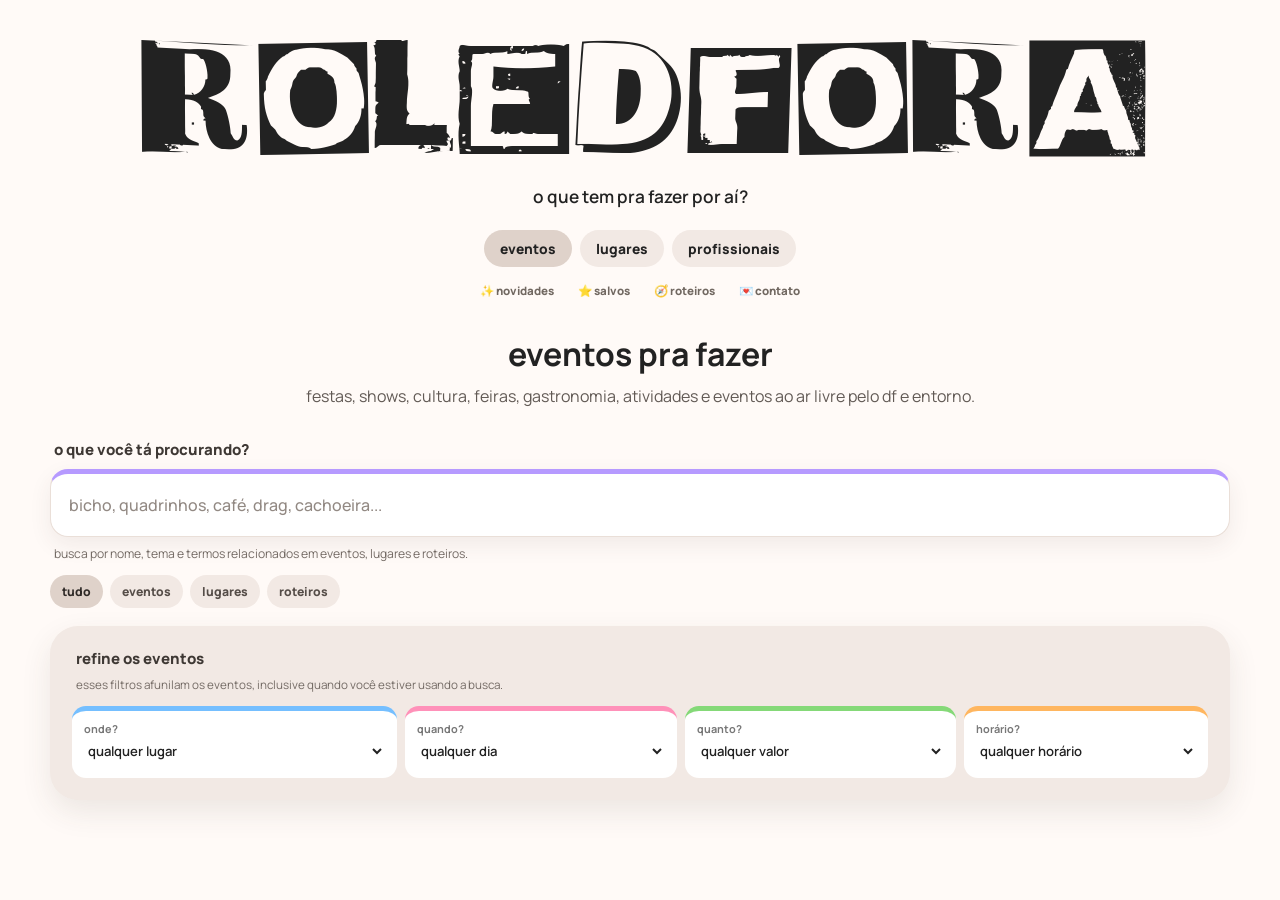
<file: index.html>
<!DOCTYPE html>
<html lang="pt-BR">
<head>
  <meta charset="UTF-8" />
  <meta name="viewport" content="width=device-width, initial-scale=1.0" />
  <title>roledfora — eventos</title>
  <link rel="stylesheet" href="./styles.css" />
  <link rel="stylesheet" href="./browse.css" />
  <link rel="stylesheet" href="./event-filter-layout.css" />
  <link rel="stylesheet" href="./global-search.css" />
  <link rel="stylesheet" href="./recurring-events.css?v=20260909-1" />
  <script src="./app.js" defer></script>
  <script src="./ui-fixes.js" defer></script>
  <script src="./event-filter-fixes.js" defer></script>
  <script src="./recurring-events.js?v=20260909-2" defer></script>
  <script src="./bulk-data.js" defer></script>
  <script src="./eventos-6-loader.js" defer></script>
  <script src="./eventos-14-loader.js?v=20260914-5" defer></script>
  <script src="./lugares-12-loader.js" defer></script>
  <script src="./lugares-16-loader.js?v=20260909-4" defer></script>
  <script src="./locations.js" defer></script>
  <script src="./site-polish.js" defer></script>
  <script src="./price-fixes.js" defer></script>
  <script src="./browse.js" defer></script>
  <script src="./global-search.js?v=20260909-2" defer></script>
</head>
<body data-page="eventos">
  <main class="container">
    <header class="site-header">
      <h1 class="site-title">roledfora</h1>
      <p class="site-subtitle">o que tem pra fazer por aí?</p>
    </header>

    <nav class="main-nav" aria-label="páginas principais">
      <a class="active" href="./index.html">eventos</a>
      <a href="./lugares.html">lugares</a>
      <a href="./profissionais.html">profissionais</a>
    </nav>
    <nav class="utility-nav" aria-label="ferramentas">
      <a href="./novidades.html">✨ novidades</a><a href="./salvos.html">⭐ salvos</a><a href="./roteiros.html">🧭 roteiros</a><a href="./contato.html">💌 contato</a>
    </nav>

    <section class="page-intro">
      <h2>eventos pra fazer</h2>
      <p>festas, shows, cultura, feiras, gastronomia, atividades e eventos ao ar livre pelo df e entorno.</p>
    </section>

    <section class="lookup-panel" aria-label="pesquisar no roledfora">
      <label class="lookup-label" for="global-search-input">o que você tá procurando?</label>
      <div class="lookup-box">
        <input id="global-search-input" type="search" autocomplete="off" placeholder="bicho, quadrinhos, café, drag, cachoeira..." />
        <button id="global-search-clear" class="lookup-clear" type="button" hidden>limpar</button>
      </div>
      <p class="lookup-help">busca por nome, tema e termos relacionados em eventos, lugares e roteiros.</p>
      <div id="global-search-tabs" class="lookup-tabs" role="tablist" aria-label="tipo de resultado" hidden>
        <button class="lookup-tab active" type="button" role="tab" aria-selected="true" data-kind="all">tudo</button>
        <button class="lookup-tab" type="button" role="tab" aria-selected="false" data-kind="event">eventos</button>
        <button class="lookup-tab" type="button" role="tab" aria-selected="false" data-kind="place">lugares</button>
        <button class="lookup-tab" type="button" role="tab" aria-selected="false" data-kind="route">roteiros</button>
      </div>
    </section>

    <section class="search-panel" aria-label="filtrar eventos">
      <p class="search-title">refine os eventos</p>
      <p class="filter-context">esses filtros afunilam os eventos, inclusive quando você estiver usando a busca.</p>
      <div class="search-row event-search simple-search">
        <div class="field local"><label for="local">onde?</label><select id="local"><option value="qualquer">qualquer lugar</option></select></div>
        <div class="field data"><label for="data">quando?</label><select id="data"><option value="qualquer">qualquer dia</option><option value="hoje">hoje</option><option value="amanha">amanhã</option><option value="fim-semana">fim de semana</option><option value="7dias">próximos 7 dias</option><option value="mes">este mês</option></select></div>
        <div class="field valor"><label for="valor">quanto?</label><select id="valor"><option value="qualquer">qualquer valor</option><option value="gratis">grátis</option><option value="ate-20">até r$ 20</option><option value="ate-50">até r$ 50</option><option value="ate-100">até r$ 100</option><option value="acima-100">acima de r$ 100</option></select></div>
        <div class="field horario"><label for="horario">horário?</label><select id="horario"><option value="qualquer">qualquer horário</option><option value="manha">manhã</option><option value="tarde">tarde</option><option value="noite">noite</option><option value="madrugada">madrugada</option></select></div>
      </div>
    </section>

    <section class="global-search-results-section" hidden>
      <div class="results-head"><h2 class="section-title">resultados da busca</h2><span id="global-search-count" class="result-count">0 resultados</span></div>
      <div id="global-search-results" class="global-search-grid"></div>
    </section>

    <section class="search-results-section" hidden>
      <div class="results-head"><h2 class="section-title">eventos encontrados</h2><span id="result-count" class="result-count">0 resultados</span></div>
      <div id="results" class="cards-grid"></div>
      <div class="more-wrap"><button id="show-more" class="show-more" hidden>mostrar mais</button></div>
    </section>
  </main>
</body>
</html>
</file>
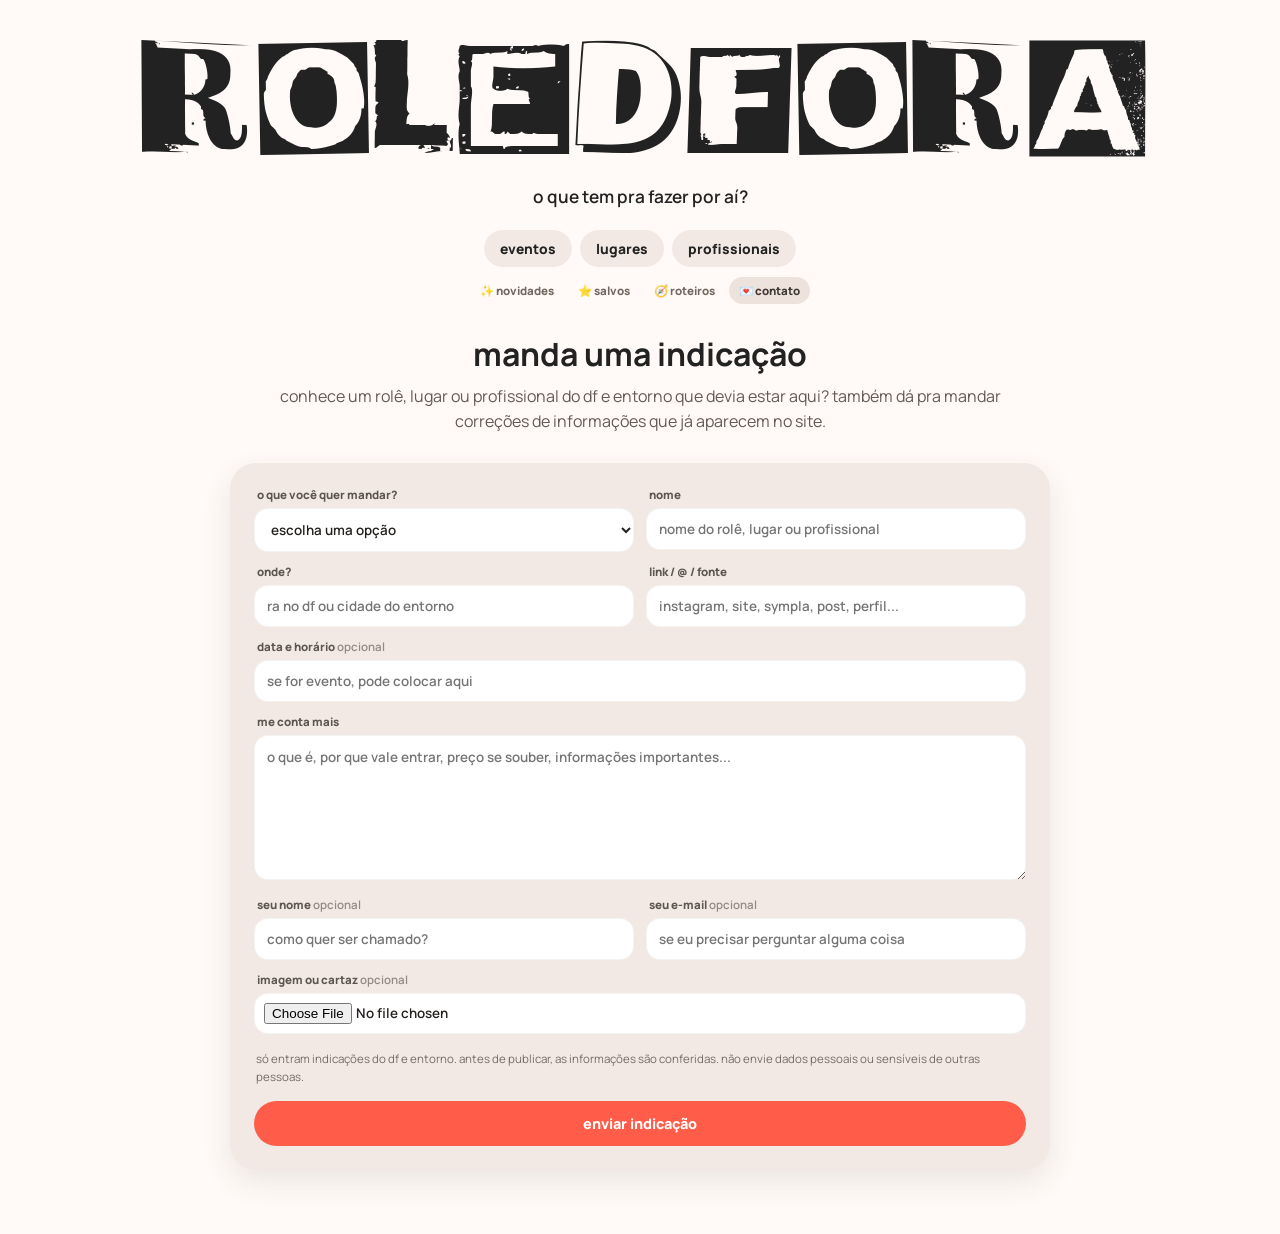
<file: contato.html>
<!DOCTYPE html>
<html lang="pt-BR">
<head>
  <meta charset="UTF-8" />
  <meta name="viewport" content="width=device-width, initial-scale=1.0" />
  <title>roledfora — contato</title>
  <link rel="stylesheet" href="./styles.css" />
  <script src="./site-polish.js" defer></script>
</head>
<body data-page="contato">
  <main class="container">
    <header class="site-header">
      <h1 class="site-title">roledfora</h1>
      <p class="site-subtitle">o que tem pra fazer por aí?</p>
    </header>

    <nav class="main-nav" aria-label="páginas principais">
      <a href="./index.html">rolês</a>
      <a href="./lugares.html">conhecer</a>
      <a href="./profissionais.html">profissionais</a>
    </nav>
    <nav class="utility-nav" aria-label="ferramentas">
      <a href="./novidades.html">✨ novidades</a>
      <a href="./salvos.html">⭐ salvos</a>
      <a href="./roteiros.html">🧭 roteiros</a>
      <a class="active" href="./contato.html">💌 contato</a>
    </nav>

    <section class="page-intro">
      <h2>manda uma indicação</h2>
      <p>conhece um rolê, lugar ou profissional do df e entorno que devia estar aqui? também dá pra mandar correções de informações que já aparecem no site.</p>
    </section>

    <form class="contact-form" action="https://formsubmit.co/roledfora@gmail.com" method="POST" enctype="multipart/form-data">
      <input type="hidden" name="_subject" value="nova indicação — roledfora" />
      <input type="hidden" name="_template" value="table" />
      <input type="hidden" name="_next" value="https://edenmonio.github.io/roledfora/obrigado.html" />
      <input class="contact-honey" type="text" name="_honey" tabindex="-1" autocomplete="off" />

      <div class="contact-grid">
        <div class="contact-field">
          <label for="tipo-indicacao">o que você quer mandar?</label>
          <select id="tipo-indicacao" name="tipo_da_indicacao" required>
            <option value="">escolha uma opção</option>
            <option value="rolê / evento">rolê / evento</option>
            <option value="lugar">lugar</option>
            <option value="profissional">profissional</option>
            <option value="correção / atualização">correção / atualização</option>
            <option value="outro">outro</option>
          </select>
        </div>

        <div class="contact-field">
          <label for="nome-indicacao">nome</label>
          <input id="nome-indicacao" name="nome_da_indicacao" type="text" placeholder="nome do rolê, lugar ou profissional" required />
        </div>

        <div class="contact-field">
          <label for="onde-indicacao">onde?</label>
          <input id="onde-indicacao" name="onde" type="text" placeholder="ra no df ou cidade do entorno" required />
        </div>

        <div class="contact-field">
          <label for="fonte-indicacao">link / @ / fonte</label>
          <input id="fonte-indicacao" name="link_ou_fonte" type="text" placeholder="instagram, site, sympla, post, perfil..." required />
        </div>

        <div class="contact-field contact-wide">
          <label for="data-indicacao">data e horário <span>opcional</span></label>
          <input id="data-indicacao" name="data_e_horario" type="text" placeholder="se for evento, pode colocar aqui" />
        </div>

        <div class="contact-field contact-wide">
          <label for="detalhes-indicacao">me conta mais</label>
          <textarea id="detalhes-indicacao" name="detalhes" rows="6" placeholder="o que é, por que vale entrar, preço se souber, informações importantes..." required></textarea>
        </div>

        <div class="contact-field">
          <label for="nome-pessoa">seu nome <span>opcional</span></label>
          <input id="nome-pessoa" name="nome_de_quem_enviou" type="text" placeholder="como quer ser chamado?" />
        </div>

        <div class="contact-field">
          <label for="email-pessoa">seu e-mail <span>opcional</span></label>
          <input id="email-pessoa" name="email" type="email" placeholder="se eu precisar perguntar alguma coisa" />
        </div>

        <div class="contact-field contact-wide">
          <label for="anexo-indicacao">imagem ou cartaz <span>opcional</span></label>
          <input id="anexo-indicacao" name="anexo" type="file" accept="image/png,image/jpeg,image/webp,application/pdf" />
        </div>
      </div>

      <p class="contact-note">só entram indicações do df e entorno. antes de publicar, as informações são conferidas. não envie dados pessoais ou sensíveis de outras pessoas.</p>
      <button class="contact-submit" type="submit">enviar indicação</button>
    </form>
  </main>
</body>
</html>
</file>
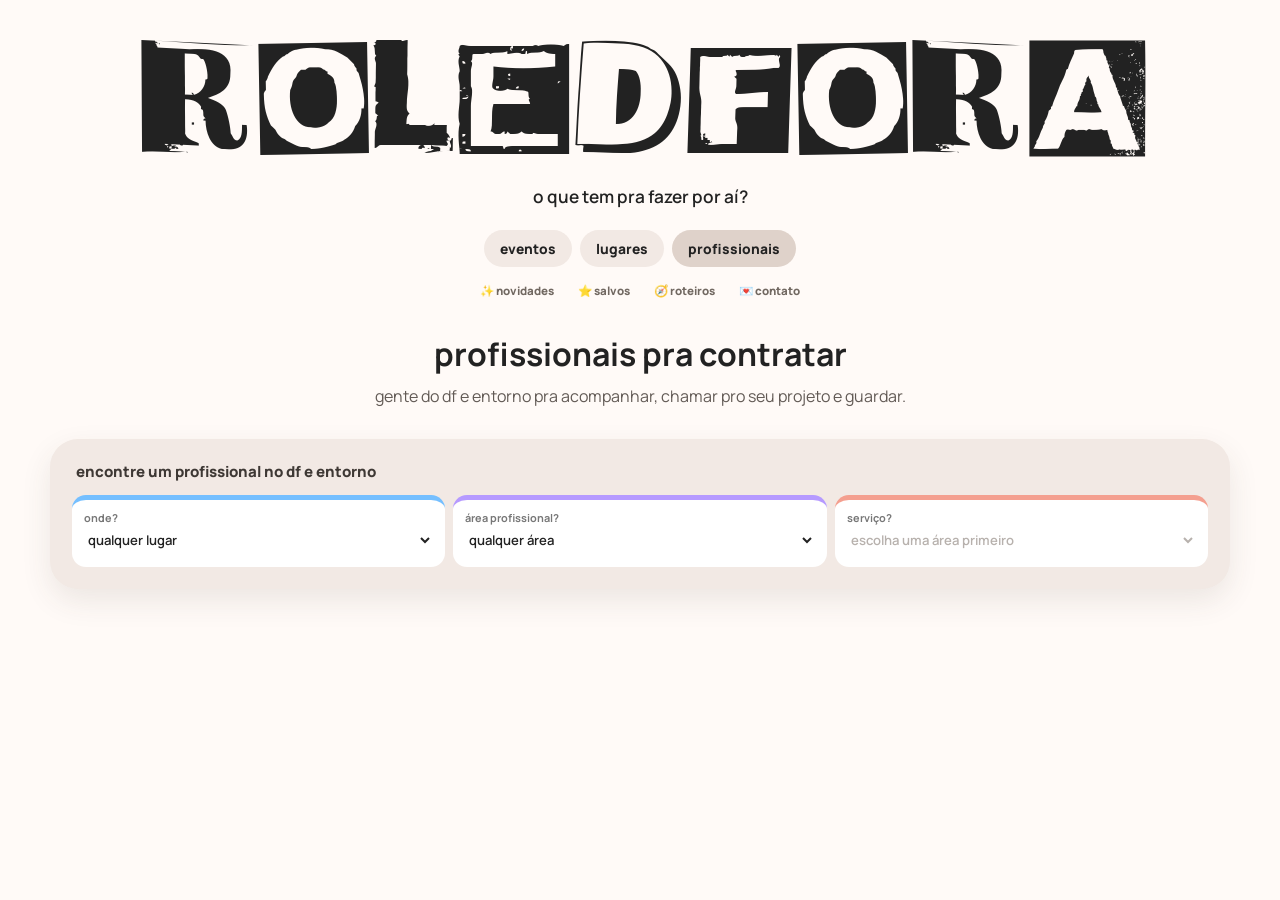
<file: indicacoes.html>
<!DOCTYPE html>
<html lang="pt-BR">
<head>
  <meta charset="UTF-8" />
  <meta name="viewport" content="width=device-width, initial-scale=1.0" />
  <meta http-equiv="refresh" content="0; url=./profissionais.html" />
  <title>roledfora — profissionais</title>
  <script>location.replace('./profissionais.html');</script>
</head>
<body>
  <p><a href="./profissionais.html">abrir profissionais</a></p>
</body>
</html>
</file>
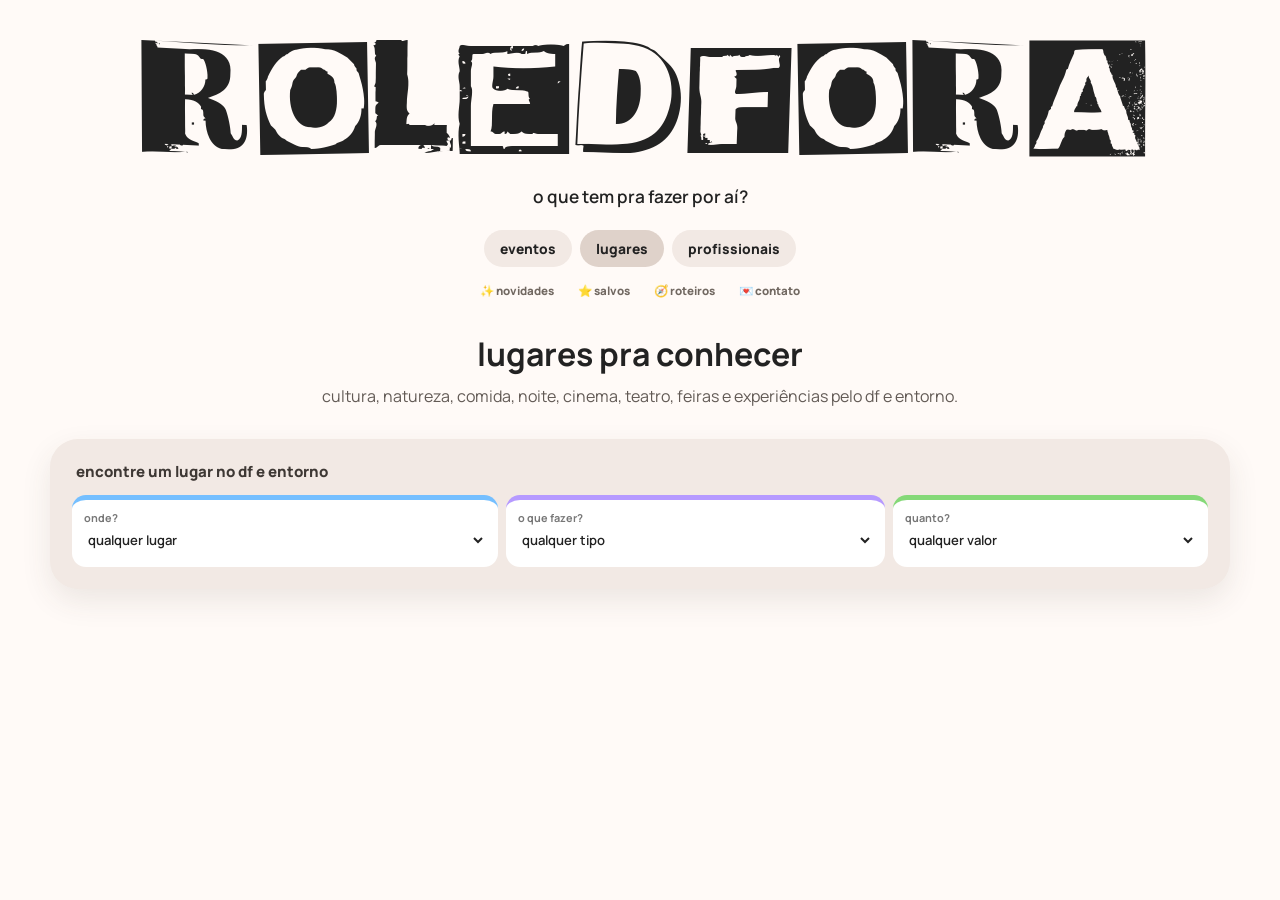
<file: lugares.html>
<!DOCTYPE html>
<html lang="pt-BR">
<head>
  <meta charset="UTF-8" />
  <meta name="viewport" content="width=device-width, initial-scale=1.0" />
  <title>roledfora — lugares</title>
  <link rel="stylesheet" href="./styles.css" />
  <link rel="stylesheet" href="./browse.css" />
  <script src="./app.js" defer></script>
  <script src="./map-query-fix.js" defer></script>
  <script src="./ui-fixes.js" defer></script>
  <script src="./bulk-data.js" defer></script>
  <script src="./lugares-12-loader.js" defer></script>
  <script src="./lugares-16-loader.js?v=20260909-4" defer></script>
  <script src="./locations.js" defer></script>
  <script src="./site-polish.js" defer></script>
  <script src="./access-fixes.js" defer></script>
  <script src="./price-fixes.js" defer></script>
  <script src="./address-fixes.js" defer></script>
  <script src="./address-fixes-legacy.js" defer></script>
  <script src="./conhecer-fixes.js" defer></script>
  <script src="./address-display-fixes.js" defer></script>
  <script src="./browse.js" defer></script>
</head>
<body data-page="lugares">
  <main class="container">
    <header class="site-header"><h1 class="site-title">roledfora</h1><p class="site-subtitle">o que tem pra fazer por aí?</p></header>
    <nav class="main-nav" aria-label="páginas principais"><a href="./index.html">eventos</a><a class="active" href="./lugares.html">lugares</a><a href="./profissionais.html">profissionais</a></nav>
    <nav class="utility-nav" aria-label="ferramentas"><a href="./novidades.html">✨ novidades</a><a href="./salvos.html">⭐ salvos</a><a href="./roteiros.html">🧭 roteiros</a><a href="./contato.html">💌 contato</a></nav>

    <section class="page-intro"><h2>lugares pra conhecer</h2><p>cultura, natureza, comida, noite, cinema, teatro, feiras e experiências pelo df e entorno.</p></section>

    <section class="search-panel" aria-label="filtrar lugares">
      <p class="search-title">encontre um lugar no df e entorno</p>
      <div class="search-row lugares-search simple-search">
        <div class="field local">
          <label for="onde">onde?</label>
          <select id="onde"><option value="qualquer">qualquer lugar</option></select>
        </div>
        <div class="field tipo">
          <label for="categoria">o que fazer?</label>
          <select id="categoria">
            <option value="qualquer">qualquer tipo</option>
            <option value="arquitetura-turismo">arquitetura & pontos turísticos</option>
            <option value="bares-noite">bares & noite</option>
            <option value="cinema-teatro">cinema & teatro</option>
            <option value="comer">comer</option>
            <option value="cultura-historia">cultura & história</option>
            <option value="feiras-compras">feiras & compras</option>
            <option value="lazer-experiencias">lazer & experiências</option>
            <option value="natureza">natureza</option>
          </select>
        </div>
        <div class="field valor">
          <label for="preco">quanto?</label>
          <select id="preco">
            <option value="qualquer">qualquer valor</option>
            <option value="gratis">grátis</option>
            <option value="ate-20">r$ 1–20</option>
            <option value="ate-50">r$ 21–50</option>
            <option value="ate-100">r$ 51–100</option>
            <option value="acima-100">acima de r$ 100</option>
          </select>
        </div>
      </div>
    </section>

    <section class="search-results-section" hidden>
      <div class="results-head"><h2 class="section-title">lugares encontrados</h2><span id="result-count" class="result-count">0 resultados</span></div>
      <div id="results" class="cards-grid"></div>
      <div class="more-wrap"><button id="show-more" class="show-more" hidden>mostrar mais</button></div>
    </section>
  </main>
</body>
</html>
</file>
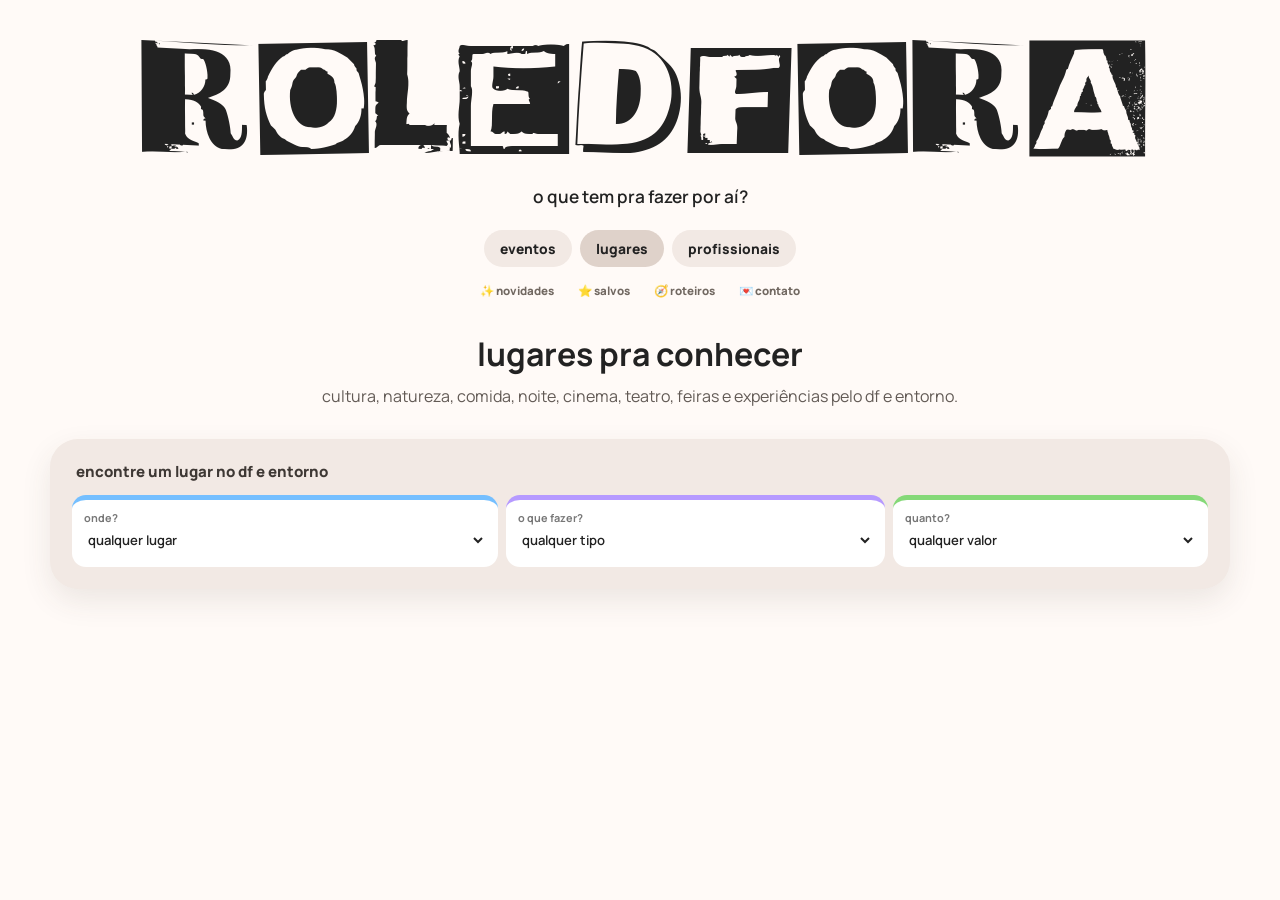
<file: mapa.html>
<!DOCTYPE html>
<html lang="pt-BR">
<head>
  <meta charset="UTF-8" />
  <meta name="viewport" content="width=device-width, initial-scale=1.0" />
  <meta http-equiv="refresh" content="0; url=./lugares.html" />
  <title>roledfora — conhecer</title>
  <script>location.replace('./lugares.html');</script>
</head>
<body>
  <p><a href="./lugares.html">abrir conhecer</a></p>
</body>
</html>
</file>
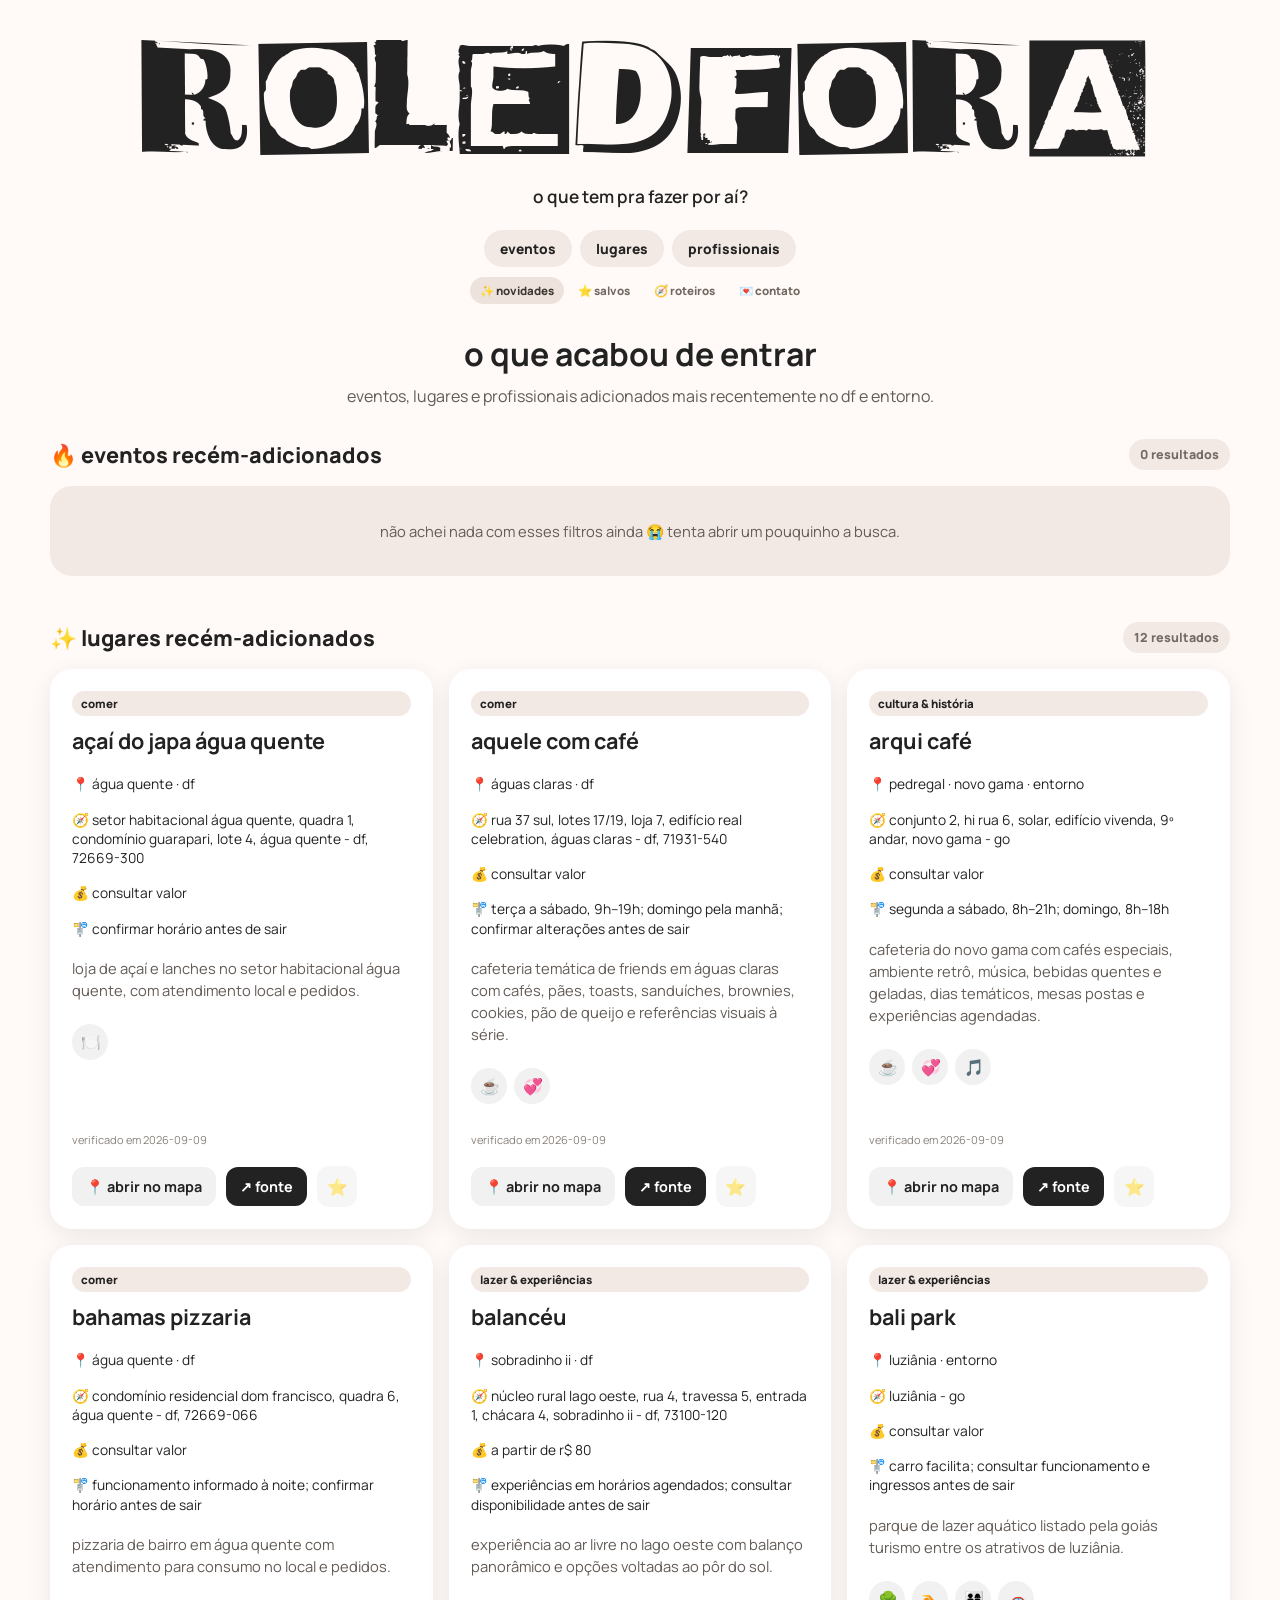
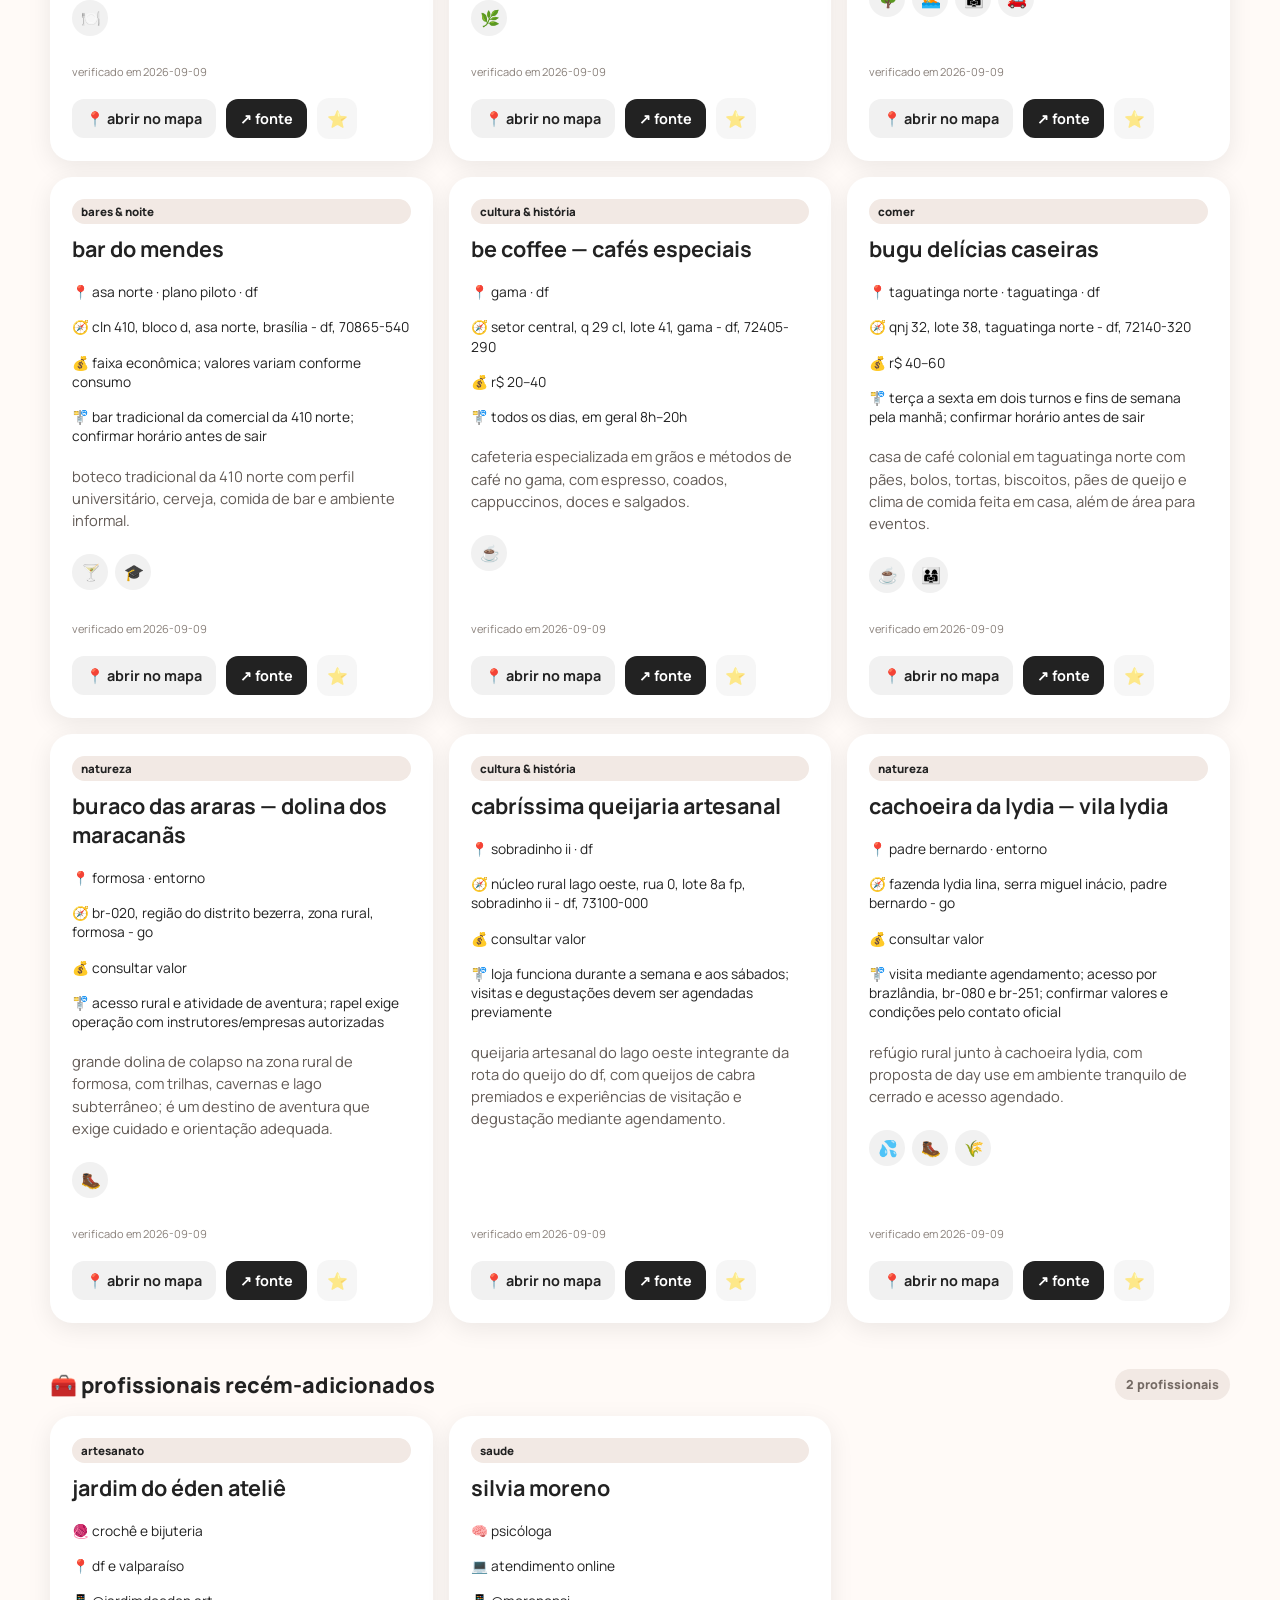
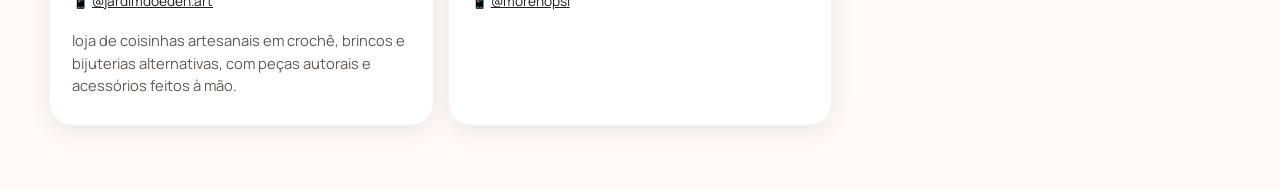
<file: novidades.html>
<!DOCTYPE html>
<html lang="pt-BR">
<head>
  <meta charset="UTF-8" />
  <meta name="viewport" content="width=device-width, initial-scale=1.0" />
  <title>roledfora — novidades</title>
  <link rel="stylesheet" href="./styles.css" />
  <link rel="stylesheet" href="./recurring-events.css?v=20260909-1" />
  <script src="./app.js" defer></script>
  <script src="./ui-fixes.js" defer></script>
  <script src="./recurring-events.js?v=20260909-2" defer></script>
  <script src="./bulk-data.js" defer></script>
  <script src="./eventos-6-loader.js" defer></script>
  <script src="./eventos-14-loader.js?v=20260914-5" defer></script>
  <script src="./lugares-12-loader.js" defer></script>
  <script src="./lugares-16-loader.js?v=20260909-4" defer></script>
  <script src="./novidades-profissionais.js" defer></script>
  <script src="./site-polish.js" defer></script>
  <script src="./price-fixes.js" defer></script>
  <script src="./novidades-fix.js?v=20260914-1" defer></script>
</head>
<body data-page="novidades">
  <main class="container">
    <header class="site-header"><h1 class="site-title">roledfora</h1><p class="site-subtitle">o que tem pra fazer por aí?</p></header>
    <nav class="main-nav" aria-label="páginas principais"><a href="./index.html">eventos</a><a href="./lugares.html">lugares</a><a href="./profissionais.html">profissionais</a></nav>
    <nav class="utility-nav" aria-label="ferramentas"><a class="active" href="./novidades.html">✨ novidades</a><a href="./salvos.html">⭐ salvos</a><a href="./roteiros.html">🧭 roteiros</a><a href="./contato.html">💌 contato</a></nav>

    <section class="page-intro">
      <h2>o que acabou de entrar</h2>
      <p>eventos, lugares e profissionais adicionados mais recentemente no df e entorno.</p>
    </section>

    <section class="fresh-block">
      <div class="results-head"><h2 class="section-title">🔥 eventos recém-adicionados</h2><span id="event-count" class="result-count">carregando…</span></div>
      <div id="event-results" class="cards-grid"><div class="empty-state">carregando novidades…</div></div>
    </section>

    <section class="fresh-block">
      <div class="results-head"><h2 class="section-title">✨ lugares recém-adicionados</h2><span id="place-count" class="result-count">carregando…</span></div>
      <div id="place-results" class="cards-grid"><div class="empty-state">carregando lugares…</div></div>
    </section>
  </main>
</body>
</html>
</file>
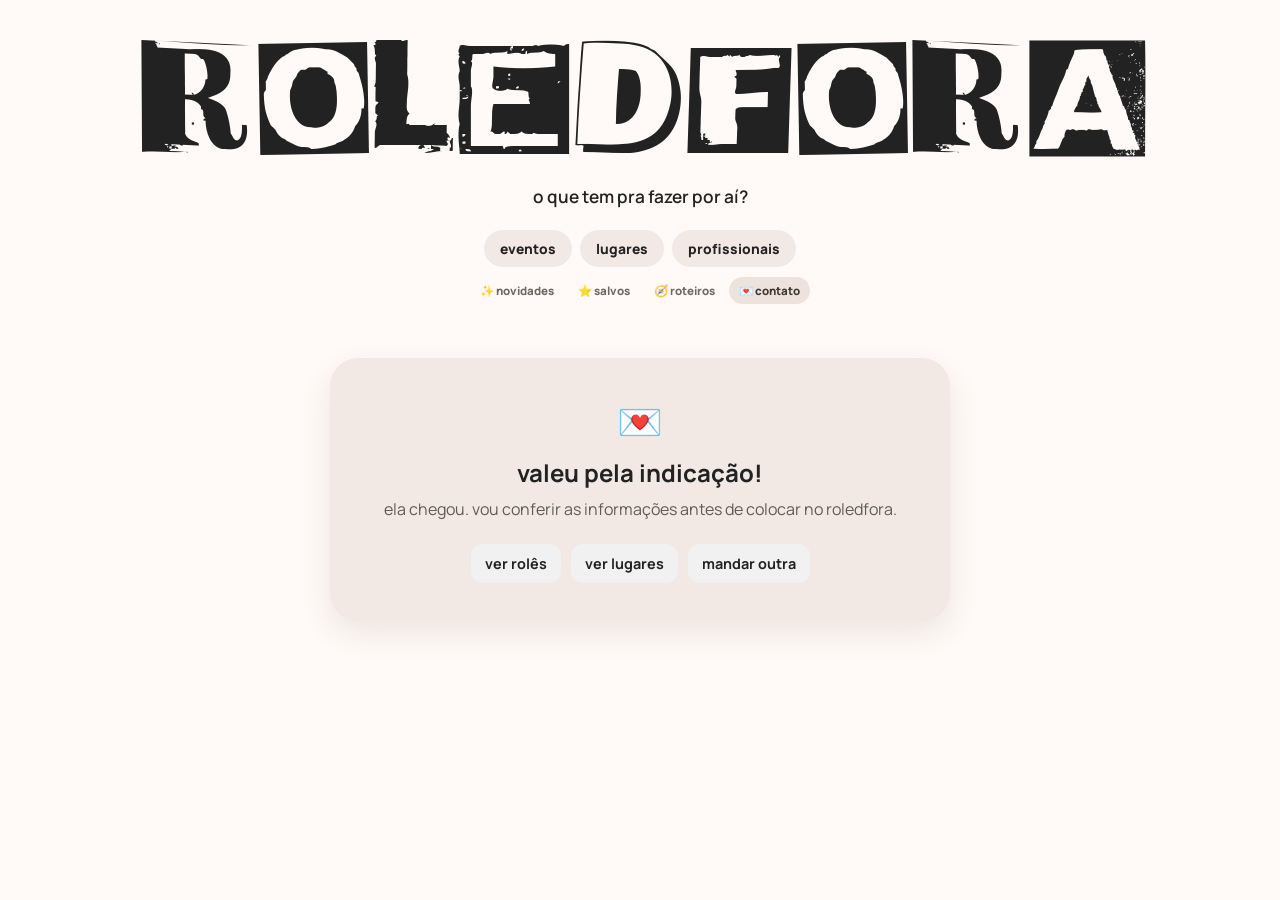
<file: obrigado.html>
<!DOCTYPE html>
<html lang="pt-BR">
<head>
  <meta charset="UTF-8" />
  <meta name="viewport" content="width=device-width, initial-scale=1.0" />
  <title>roledfora — valeu</title>
  <link rel="stylesheet" href="./styles.css" />
  <script src="./site-polish.js" defer></script>
</head>
<body data-page="contato">
  <main class="container">
    <header class="site-header">
      <h1 class="site-title">roledfora</h1>
      <p class="site-subtitle">o que tem pra fazer por aí?</p>
    </header>

    <nav class="main-nav" aria-label="páginas principais">
      <a href="./index.html">rolês</a>
      <a href="./lugares.html">conhecer</a>
      <a href="./profissionais.html">profissionais</a>
    </nav>
    <nav class="utility-nav" aria-label="ferramentas">
      <a href="./novidades.html">✨ novidades</a>
      <a href="./salvos.html">⭐ salvos</a>
      <a href="./roteiros.html">↝ roteiros</a>
      <a class="active" href="./contato.html">✉ contato</a>
    </nav>

    <section class="thank-you-card">
      <span class="thank-you-emoji">💌</span>
      <h2>valeu pela indicação!</h2>
      <p>ela chegou. vou conferir as informações antes de colocar no roledfora.</p>
      <div class="actions thank-you-actions">
        <a href="./index.html">ver rolês</a>
        <a href="./lugares.html">ver lugares</a>
        <a href="./contato.html">mandar outra</a>
      </div>
    </section>
  </main>
</body>
</html>
</file>
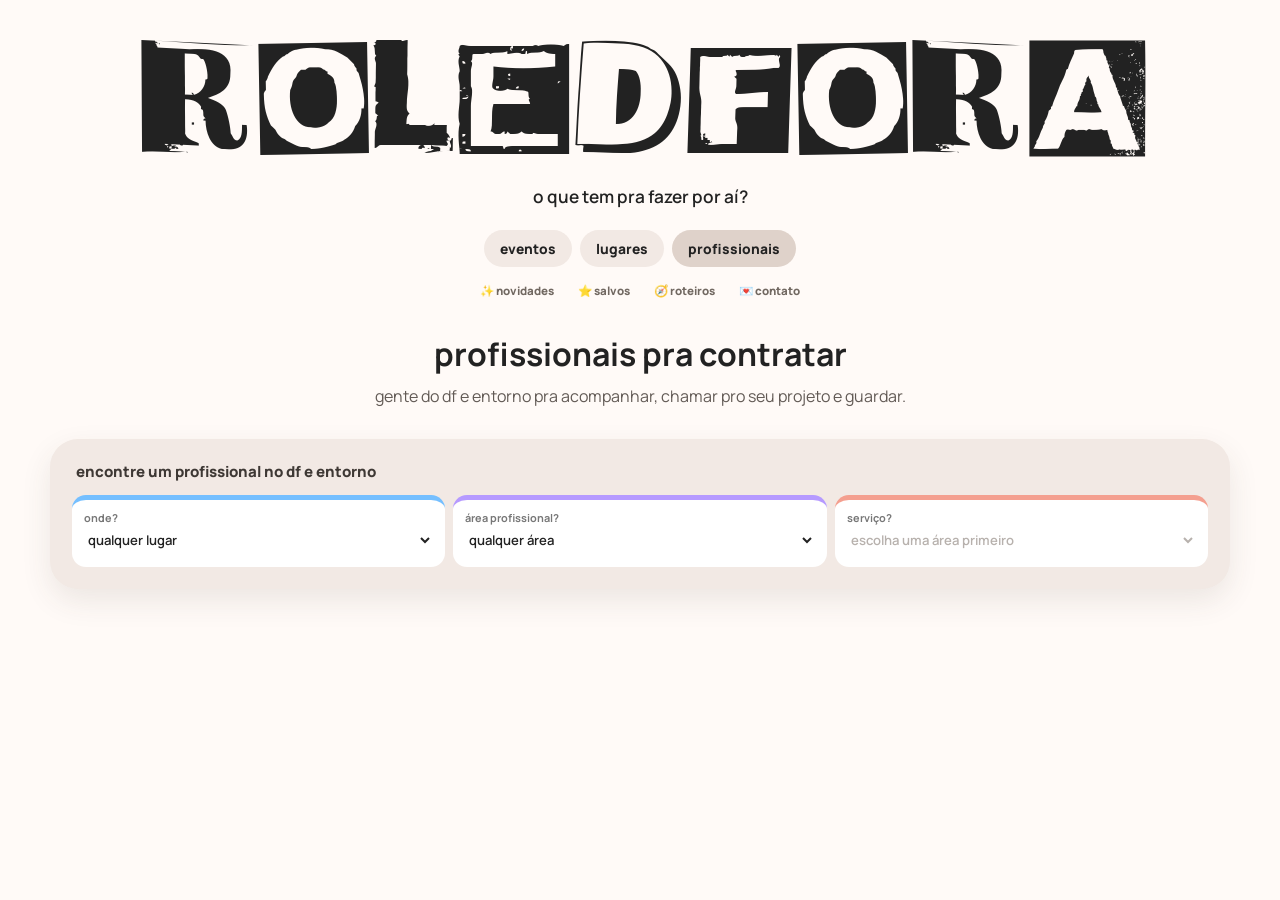
<file: profissionais.html>
<!DOCTYPE html>
<html lang="pt-BR">
<head>
  <meta charset="UTF-8" />
  <meta name="viewport" content="width=device-width, initial-scale=1.0" />
  <title>roledfora — profissionais</title>
  <link rel="stylesheet" href="./styles.css" />
  <link rel="stylesheet" href="./browse.css" />
  <script src="./locations.js" defer></script>
  <script src="./site-polish.js" defer></script>
  <script src="./profissionais.js" defer></script>
</head>
<body data-page="profissionais">
  <main class="container">
    <header class="site-header">
      <h1 class="site-title">roledfora</h1>
      <p class="site-subtitle">o que tem pra fazer por aí?</p>
    </header>

    <nav class="main-nav" aria-label="páginas principais">
      <a href="./index.html">eventos</a>
      <a href="./lugares.html">lugares</a>
      <a class="active" href="./profissionais.html">profissionais</a>
    </nav>
    <nav class="utility-nav" aria-label="ferramentas">
      <a href="./novidades.html">✨ novidades</a>
      <a href="./salvos.html">⭐ salvos</a>
      <a href="./roteiros.html">🧭 roteiros</a>
      <a href="./contato.html">💌 contato</a>
    </nav>

    <section class="page-intro">
      <h2>profissionais pra contratar</h2>
      <p>gente do df e entorno pra acompanhar, chamar pro seu projeto e guardar.</p>
    </section>

    <section class="search-panel" aria-label="filtrar profissionais">
      <p class="search-title">encontre um profissional no df e entorno</p>
      <div class="search-row profissionais-search simple-search">
        <div class="field local">
          <label for="prof-local">onde?</label>
          <select id="prof-local"><option value="qualquer">qualquer lugar</option></select>
        </div>
        <div class="field tipo">
          <label for="prof-tipo">área profissional?</label>
          <select id="prof-tipo">
            <option value="qualquer">qualquer área</option>
          </select>
        </div>
        <div class="field servico">
          <label for="prof-servico">serviço?</label>
          <select id="prof-servico" disabled>
            <option value="qualquer">escolha uma área primeiro</option>
          </select>
        </div>
      </div>
    </section>

    <section class="search-results-section" hidden>
      <div class="results-head">
        <h2 class="section-title">profissionais encontrados</h2>
        <span id="result-count" class="result-count">0 resultados</span>
      </div>
      <div id="results" class="cards-grid"></div>
    </section>
  </main>
</body>
</html>
</file>
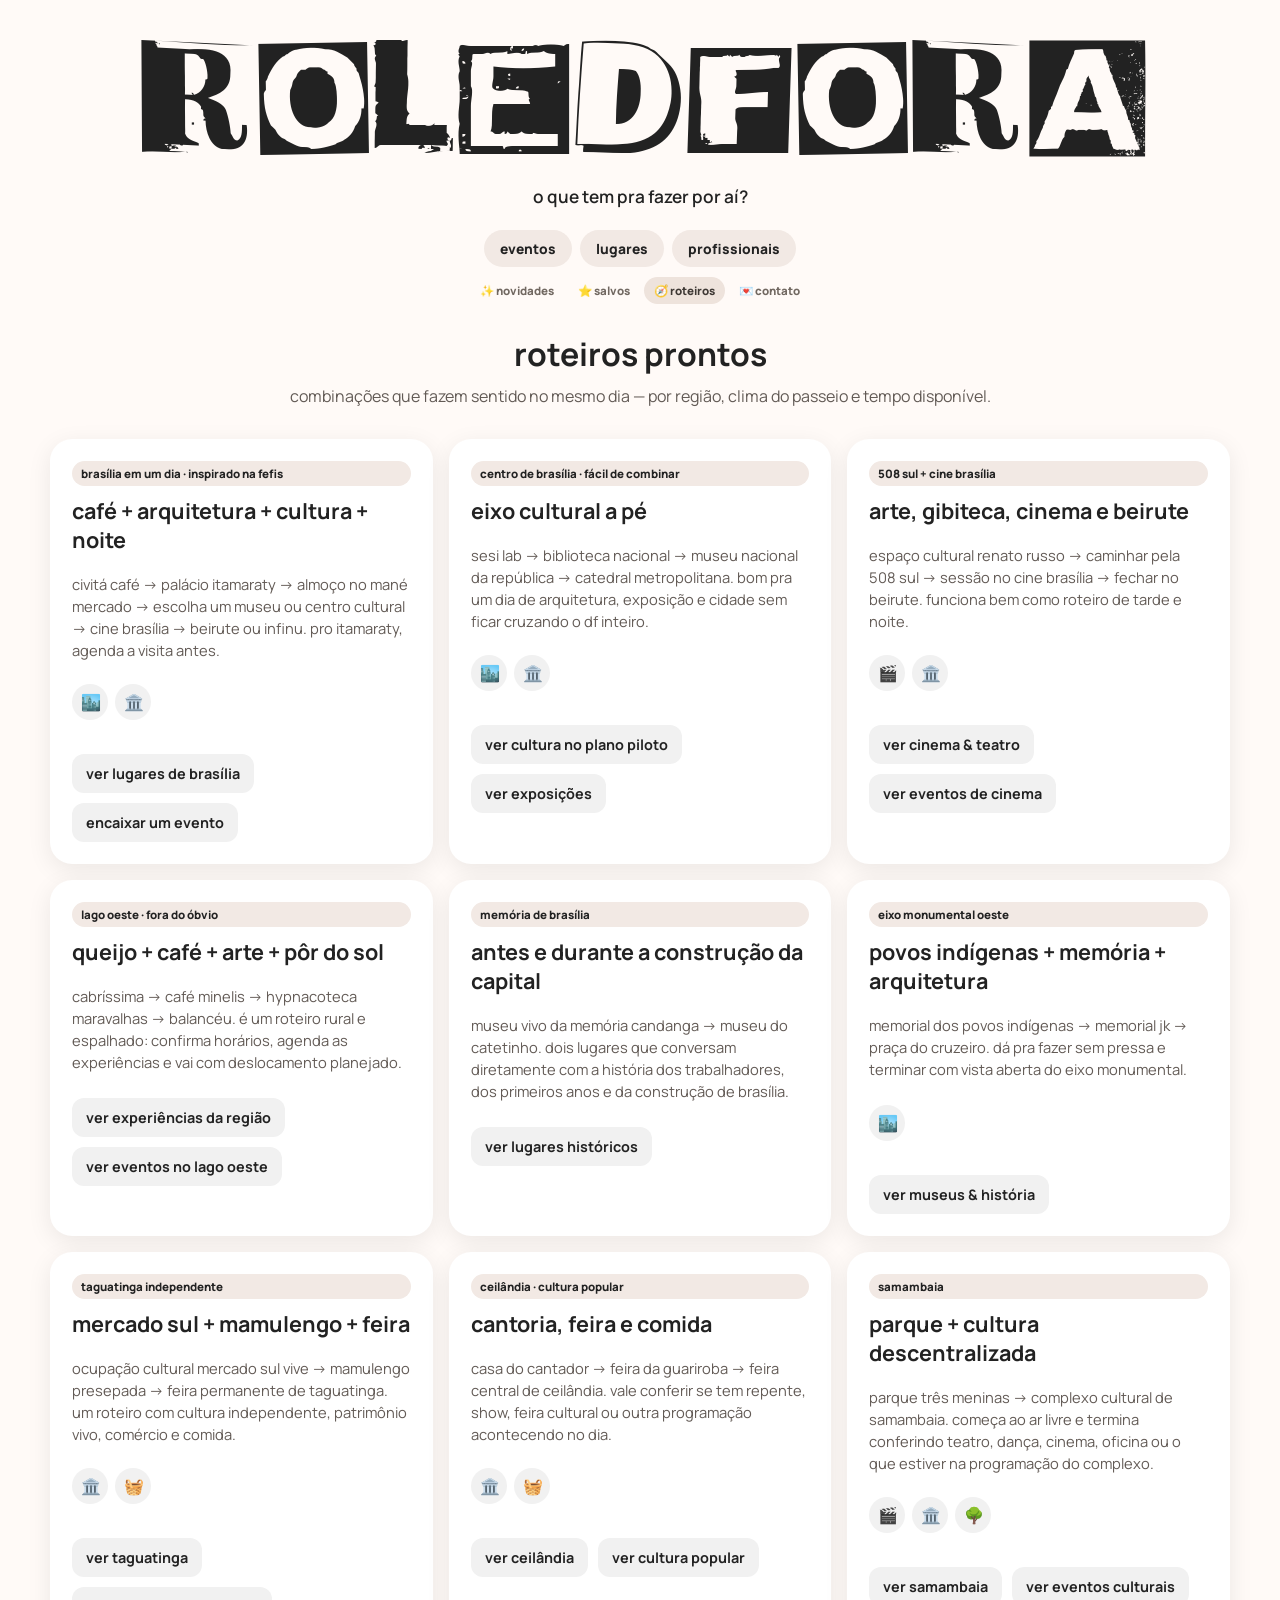
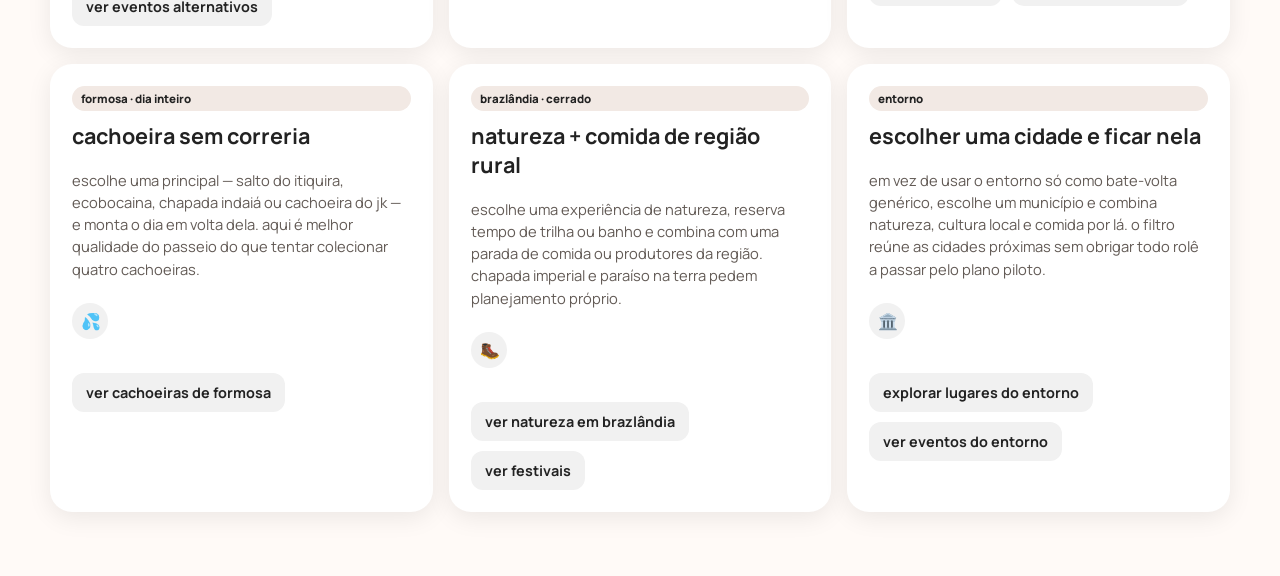
<file: roteiros.html>
<!DOCTYPE html>
<html lang="pt-BR">
<head>
  <meta charset="UTF-8" />
  <meta name="viewport" content="width=device-width, initial-scale=1.0" />
  <title>roledfora — roteiros</title>
  <link rel="stylesheet" href="./styles.css" />
  <script src="./app.js" defer></script>
  <script src="./ui-fixes.js" defer></script>
  <script src="./site-polish.js" defer></script>
</head>
<body data-page="roteiros">
  <main class="container">
    <header class="site-header"><h1 class="site-title">roledfora</h1><p class="site-subtitle">o que tem pra fazer por aí?</p></header>
    <nav class="main-nav" aria-label="páginas principais"><a href="./index.html">eventos</a><a href="./lugares.html">lugares</a><a href="./profissionais.html">profissionais</a></nav>
    <nav class="utility-nav" aria-label="ferramentas"><a href="./novidades.html">✨ novidades</a><a href="./salvos.html">⭐ salvos</a><a class="active" href="./roteiros.html">🧭 roteiros</a><a href="./contato.html">💌 contato</a></nav>

    <section class="page-intro">
      <h2>roteiros prontos</h2>
      <p>combinações que fazem sentido no mesmo dia — por região, clima do passeio e tempo disponível.</p>
    </section>

    <section class="cards-grid">
      <article id="roteiro-brasilia-um-dia" class="card route-card">
        <span class="card-kind">brasília em um dia · inspirado na fefis</span>
        <h3>café + arquitetura + cultura + noite</h3>
        <p class="desc">civitá café → palácio itamaraty → almoço no mané mercado → escolha um museu ou centro cultural → cine brasília → beirute ou infinu. pro itamaraty, agenda a visita antes.</p>
        <div class="tags"></div>
        <div class="actions"><a href="./lugares.html?cidade=brasília">ver lugares de brasília</a><a href="./index.html?cidade=brasília&q=cultura">encaixar um evento</a></div>
      </article>

      <article id="roteiro-eixo-cultural" class="card route-card">
        <span class="card-kind">centro de brasília · fácil de combinar</span>
        <h3>eixo cultural a pé</h3>
        <p class="desc">sesi lab → biblioteca nacional → museu nacional da república → catedral metropolitana. bom pra um dia de arquitetura, exposição e cidade sem ficar cruzando o df inteiro.</p>
        <div class="tags"></div>
        <div class="actions"><a href="./lugares.html?cidade=brasília&categoria=cultura-historia">ver cultura no plano piloto</a><a href="./index.html?cidade=brasília&q=exposição">ver exposições</a></div>
      </article>

      <article id="roteiro-508-cine" class="card route-card">
        <span class="card-kind">508 sul + cine brasília</span>
        <h3>arte, gibiteca, cinema e beirute</h3>
        <p class="desc">espaço cultural renato russo → caminhar pela 508 sul → sessão no cine brasília → fechar no beirute. funciona bem como roteiro de tarde e noite.</p>
        <div class="tags"></div>
        <div class="actions"><a href="./lugares.html?cidade=brasília&categoria=cinema-teatro">ver cinema & teatro</a><a href="./index.html?cidade=brasília&q=cinema">ver eventos de cinema</a></div>
      </article>

      <article id="roteiro-lago-oeste" class="card route-card">
        <span class="card-kind">lago oeste · fora do óbvio</span>
        <h3>queijo + café + arte + pôr do sol</h3>
        <p class="desc">cabríssima → café minelis → hypnacoteca maravalhas → balancéu. é um roteiro rural e espalhado: confirma horários, agenda as experiências e vai com deslocamento planejado.</p>
        <div class="tags"></div>
        <div class="actions"><a href="./lugares.html?cidade=sobradinho ii&categoria=lazer-experiencias">ver experiências da região</a><a href="./index.html?cidade=lago oeste">ver eventos no lago oeste</a></div>
      </article>

      <article id="roteiro-memoria-brasilia" class="card route-card">
        <span class="card-kind">memória de brasília</span>
        <h3>antes e durante a construção da capital</h3>
        <p class="desc">museu vivo da memória candanga → museu do catetinho. dois lugares que conversam diretamente com a história dos trabalhadores, dos primeiros anos e da construção de brasília.</p>
        <div class="tags"></div>
        <div class="actions"><a href="./lugares.html?categoria=cultura-historia&detalhe=história">ver lugares históricos</a></div>
      </article>

      <article id="roteiro-eixo-monumental-oeste" class="card route-card">
        <span class="card-kind">eixo monumental oeste</span>
        <h3>povos indígenas + memória + arquitetura</h3>
        <p class="desc">memorial dos povos indígenas → memorial jk → praça do cruzeiro. dá pra fazer sem pressa e terminar com vista aberta do eixo monumental.</p>
        <div class="tags"></div>
        <div class="actions"><a href="./lugares.html?cidade=brasília&categoria=cultura-historia">ver museus & história</a></div>
      </article>

      <article id="roteiro-taguatinga-independente" class="card route-card">
        <span class="card-kind">taguatinga independente</span>
        <h3>mercado sul + mamulengo + feira</h3>
        <p class="desc">ocupação cultural mercado sul vive → mamulengo presepada → feira permanente de taguatinga. um roteiro com cultura independente, patrimônio vivo, comércio e comida.</p>
        <div class="tags"></div>
        <div class="actions"><a href="./lugares.html?cidade=taguatinga">ver taguatinga</a><a href="./index.html?cidade=taguatinga&q=alternativo">ver eventos alternativos</a></div>
      </article>

      <article id="roteiro-ceilandia-cultura-popular" class="card route-card">
        <span class="card-kind">ceilândia · cultura popular</span>
        <h3>cantoria, feira e comida</h3>
        <p class="desc">casa do cantador → feira da guariroba → feira central de ceilândia. vale conferir se tem repente, show, feira cultural ou outra programação acontecendo no dia.</p>
        <div class="tags"></div>
        <div class="actions"><a href="./lugares.html?cidade=ceilândia">ver ceilândia</a><a href="./index.html?cidade=ceilândia&q=repente">ver cultura popular</a></div>
      </article>

      <article id="roteiro-samambaia" class="card route-card">
        <span class="card-kind">samambaia</span>
        <h3>parque + cultura descentralizada</h3>
        <p class="desc">parque três meninas → complexo cultural de samambaia. começa ao ar livre e termina conferindo teatro, dança, cinema, oficina ou o que estiver na programação do complexo.</p>
        <div class="tags"></div>
        <div class="actions"><a href="./lugares.html?cidade=samambaia">ver samambaia</a><a href="./index.html?cidade=samambaia&q=cultura">ver eventos culturais</a></div>
      </article>

      <article id="roteiro-formosa-cachoeira" class="card route-card">
        <span class="card-kind">formosa · dia inteiro</span>
        <h3>cachoeira sem correria</h3>
        <p class="desc">escolhe uma principal — salto do itiquira, ecobocaina, chapada indaiá ou cachoeira do jk — e monta o dia em volta dela. aqui é melhor qualidade do passeio do que tentar colecionar quatro cachoeiras.</p>
        <div class="tags"></div>
        <div class="actions"><a href="./lugares.html?cidade=formosa&categoria=natureza&detalhe=cachoeira">ver cachoeiras de formosa</a></div>
      </article>

      <article id="roteiro-brazlandia-cerrado" class="card route-card">
        <span class="card-kind">brazlândia · cerrado</span>
        <h3>natureza + comida de região rural</h3>
        <p class="desc">escolhe uma experiência de natureza, reserva tempo de trilha ou banho e combina com uma parada de comida ou produtores da região. chapada imperial e paraíso na terra pedem planejamento próprio.</p>
        <div class="tags"></div>
        <div class="actions"><a href="./lugares.html?cidade=brazlândia&categoria=natureza">ver natureza em brazlândia</a><a href="./index.html?cidade=brazlândia&q=festival">ver festivais</a></div>
      </article>

      <article id="roteiro-entorno" class="card route-card">
        <span class="card-kind">entorno</span>
        <h3>escolher uma cidade e ficar nela</h3>
        <p class="desc">em vez de usar o entorno só como bate-volta genérico, escolhe um município e combina natureza, cultura local e comida por lá. o filtro reúne as cidades próximas sem obrigar todo rolê a passar pelo plano piloto.</p>
        <div class="tags"></div>
        <div class="actions"><a href="./lugares.html?cidade=entorno">explorar lugares do entorno</a><a href="./index.html?cidade=entorno">ver eventos do entorno</a></div>
      </article>
    </section>
  </main>
</body>
</html>
</file>
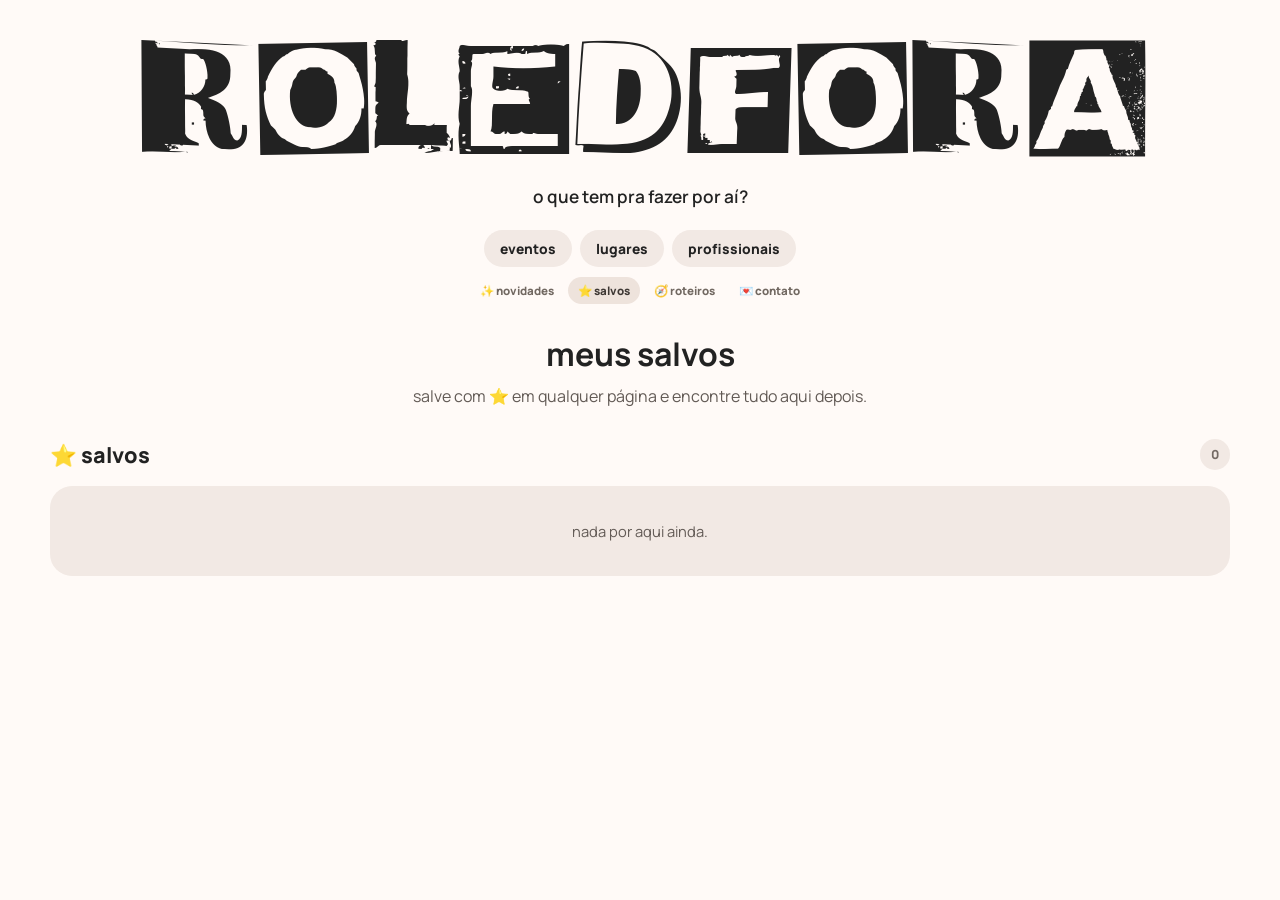
<file: salvos.html>
<!DOCTYPE html>
<html lang="pt-BR"><head><meta charset="UTF-8" /><meta name="viewport" content="width=device-width, initial-scale=1.0" /><title>roledfora — salvos</title><link rel="stylesheet" href="./styles.css" /><link rel="stylesheet" href="./recurring-events.css?v=20260909-1" /><script src="./app.js" defer></script><script src="./ui-fixes.js" defer></script><script src="./recurring-events.js?v=20260909-2" defer></script><script src="./bulk-data.js" defer></script><script src="./eventos-6-loader.js" defer></script><script src="./eventos-14-loader.js?v=20260909-4" defer></script><script src="./lugares-12-loader.js" defer></script><script src="./lugares-16-loader.js?v=20260909-4" defer></script><script src="./site-polish.js" defer></script><script src="./price-fixes.js" defer></script></head>
<body data-page="salvos"><main class="container">
<header class="site-header"><h1 class="site-title">roledfora</h1><p class="site-subtitle">o que tem pra fazer por aí?</p></header>
<nav class="main-nav" aria-label="páginas principais"><a href="./index.html">eventos</a><a href="./lugares.html">lugares</a><a href="./profissionais.html">profissionais</a></nav>
<nav class="utility-nav" aria-label="ferramentas"><a href="./novidades.html">✨ novidades</a><a class="active" href="./salvos.html">⭐ salvos</a><a href="./roteiros.html">🧭 roteiros</a><a href="./contato.html">💌 contato</a></nav>
<section class="page-intro"><h2>meus salvos</h2><p>salve com ⭐ em qualquer página e encontre tudo aqui depois.</p></section>
<section class="saved-section"><div class="results-head"><h2 class="section-title">⭐ salvos</h2><span id="saved-count" class="result-count">0</span></div><div id="saved-results" class="cards-grid"><div class="empty-state">carregando…</div></div></section>
</main></body></html>
</file>
<file: styles.css>
@import url('./dynamic.css');
@import url('https://fonts.googleapis.com/css2?family=Manrope:wght@400;500;600;700;800&display=swap');

@font-face {
  font-family: 'Revista';
  src: url('./REVISTA.ttf') format('truetype');
  font-weight: 400;
  font-style: normal;
  font-display: swap;
}

* { box-sizing: border-box; }

body {
  margin: 0;
  font-family: 'Manrope', Arial, sans-serif;
  background: #fffaf7;
  color: #222;
}

a { color: inherit; }
button, select { font-family: inherit; }

.container {
  width: min(1180px, calc(100% - 32px));
  margin: 0 auto;
  padding: 36px 0 64px;
}

.site-header {
  text-align: center;
  margin-bottom: 22px;
  overflow: hidden;
}

.site-title {
  font-family: 'Revista', 'Manrope', Arial, sans-serif;
  font-size: 120pt;
  font-weight: 400;
  line-height: .78;
  letter-spacing: -0.045em;
  margin: 0;
  white-space: nowrap;
}

.site-subtitle {
  margin: 24px 0 0;
  font-size: 1.08rem;
  font-weight: 600;
}

.main-nav,
.utility-nav {
  display: flex;
  justify-content: center;
  flex-wrap: wrap;
  gap: 8px;
}

.main-nav { margin: 0 auto 10px; }
.utility-nav { margin: 0 auto 28px; gap: 4px; }

.main-nav a,
.utility-nav a {
  text-decoration: none;
  border-radius: 999px;
  font-weight: 800;
  transition: transform .15s ease, background .15s ease;
}

.main-nav a {
  padding: 9px 16px;
  font-size: .86rem;
  background: #f2e9e4;
}

.utility-nav a {
  padding: 6px 10px;
  font-size: .72rem;
  color: #716861;
}

.main-nav a:hover,
.utility-nav a:hover { transform: translateY(-1px); }
.main-nav a.active { background: #dfd2ca; }
.utility-nav a.active { background: #eee3dc; color: #3e3834; }

.search-panel {
  background: #f2e9e4;
  border-radius: 28px;
  padding: 22px;
  box-shadow: 0 12px 30px rgba(71,55,46,.10);
  margin-bottom: 26px;
}

.search-title {
  color: #3e3834;
  font-size: .94rem;
  font-weight: 800;
  margin: 0 0 13px 4px;
}

.search-row {
  display: grid;
  grid-template-columns: 1.35fr 1fr 1fr 1.15fr 1.25fr auto;
  gap: 8px;
  align-items: stretch;
}

.search-row.lugares-search {
  grid-template-columns: 1.35fr 1.15fr 1.1fr 1fr auto;
}

.search-row.profissionais-search {
  grid-template-columns: repeat(3, minmax(0, 1fr));
}

.field {
  position: relative;
  min-width: 0;
  background: white;
  border-radius: 14px;
  min-height: 72px;
  padding: 10px 12px 9px;
  border-top: 5px solid var(--accent);
  text-align: left;
}

.field label {
  display: block;
  font-size: .68rem;
  font-weight: 700;
  color: #777;
  margin-bottom: 3px;
}

.field select {
  width: 100%;
  min-width: 0;
  border: 0;
  outline: 0;
  background: transparent;
  font: 600 .82rem 'Manrope', Arial, sans-serif;
  color: #222;
  padding: 0 16px 0 0;
  cursor: pointer;
}

.field select:disabled {
  color: #9a918b;
  cursor: not-allowed;
}

.local { --accent: #75bfff; }
.data { --accent: #ff91b9; }
.valor { --accent: #85d978; }
.horario { --accent: #ffb65f; }
.tipo { --accent: #b69aff; }
.vibe { --accent: #ffc87a; }
.servico { --accent: #f49f8f; }

.search-button {
  border: 0;
  border-radius: 999px;
  padding: 0 22px;
  min-height: 72px;
  font: 800 .92rem 'Manrope', Arial, sans-serif;
  background: #ff5d4a;
  color: white;
  cursor: pointer;
  white-space: nowrap;
}

.search-button:hover { transform: translateY(-1px); }

.more-filters {
  display: inline-block;
  margin-top: 14px;
  border: 0;
  background: transparent;
  color: #4f4742;
  font: 700 .82rem 'Manrope', Arial, sans-serif;
  cursor: pointer;
  opacity: .9;
}

.category-strip {
  display: flex;
  flex-wrap: wrap;
  justify-content: center;
  gap: 9px;
  margin: 0 0 42px;
}

.category-chip {
  display: inline-flex;
  align-items: center;
  justify-content: center;
  gap: 0;
  width: 46px;
  height: 46px;
  padding: 0 13px;
  overflow: hidden;
  border: 0;
  border-radius: 999px;
  background: white;
  box-shadow: 0 4px 14px rgba(0,0,0,.07);
  font: 700 .78rem 'Manrope', Arial, sans-serif;
  color: #302d2b;
  cursor: pointer;
  white-space: nowrap;
  transition: width .22s ease, gap .22s ease, transform .16s ease;
}

.category-chip .emoji {
  width: 20px;
  min-width: 20px;
  text-align: center;
  font-size: 1.18rem;
  line-height: 1;
}

.category-chip .category-name {
  opacity: 0;
  max-width: 0;
  overflow: hidden;
  transition: opacity .16s ease, max-width .22s ease;
}

.category-chip:hover,
.category-chip:focus-visible {
  width: 178px;
  gap: 8px;
  transform: translateY(-1px);
  outline: none;
}

.category-chip:hover .category-name,
.category-chip:focus-visible .category-name {
  opacity: 1;
  max-width: 140px;
}

.page-intro {
  text-align: center;
  margin: 8px auto 30px;
  max-width: 760px;
}

.page-intro h2 {
  font-size: 2rem;
  margin: 0 0 8px;
}

.page-intro p {
  margin: 0;
  color: #625a55;
  line-height: 1.55;
}

.section-title {
  font-size: 1.35rem;
  margin: 0 0 16px;
  font-weight: 800;
}

.cards-grid {
  display: grid;
  grid-template-columns: repeat(3, minmax(0,1fr));
  gap: 16px;
}

.card {
  background: white;
  border-radius: 22px;
  padding: 22px;
  box-shadow: 0 6px 24px rgba(0,0,0,.08);
}

.card h2, .card h3 {
  margin: 0 0 12px;
  font-size: 1.35rem;
}

.card p { margin: 7px 0; }
.card .desc { color: #625a55; line-height: 1.5; font-size: .92rem; }

.card-kind {
  display: inline-block;
  margin-bottom: 10px;
  padding: 5px 9px;
  border-radius: 999px;
  background: #f2e9e4;
  font-size: .72rem;
  font-weight: 800;
}

.tags {
  display: flex;
  flex-wrap: wrap;
  gap: 7px;
  margin: 16px 0;
}

.tag {
  background: #f1f1f1;
  border-radius: 999px;
  padding: 7px 11px;
  font-size: .88rem;
}

.tag-chip {
  display: inline-flex;
  align-items: center;
  justify-content: center;
  gap: 0;
  width: 36px;
  height: 36px;
  padding: 0 9px;
  overflow: hidden;
  border: 0;
  border-radius: 999px;
  background: #f1f1f1;
  color: #302d2b;
  cursor: pointer;
  white-space: nowrap;
  font: 700 .74rem 'Manrope', Arial, sans-serif;
  transition: width .2s ease, gap .2s ease, transform .15s ease;
}

.tag-chip .emoji {
  width: 18px;
  min-width: 18px;
  text-align: center;
  font-size: 1rem;
}

.tag-chip .tag-name {
  opacity: 0;
  max-width: 0;
  overflow: hidden;
  transition: opacity .15s ease, max-width .2s ease;
}

.tag-chip:hover,
.tag-chip:focus-visible {
  width: 132px;
  gap: 6px;
  transform: translateY(-1px);
  outline: none;
}

.tag-chip:hover .tag-name,
.tag-chip:focus-visible .tag-name {
  opacity: 1;
  max-width: 95px;
}

.actions {
  display: flex;
  flex-wrap: wrap;
  gap: 10px;
  margin-top: 18px;
}

.actions button, .actions a {
  border: 0;
  border-radius: 12px;
  padding: 10px 14px;
  font: 700 .9rem 'Manrope', Arial, sans-serif;
  cursor: pointer;
  background: #f1f1f1;
  text-decoration: none;
}

.note-box {
  border-radius: 22px;
  padding: 18px 20px;
  background: #f2e9e4;
  margin-bottom: 24px;
  line-height: 1.5;
  font-size: .92rem;
}

@media (max-width: 1050px) {
  .site-title { font-size: 96pt; }
  .search-row, .search-row.lugares-search, .search-row.profissionais-search { grid-template-columns: repeat(2, minmax(0, 1fr)); }
  .search-button { grid-column: 1 / -1; min-height: 54px; }
  .field select { font-size: .84rem; }
  .cards-grid { grid-template-columns: repeat(2, minmax(0,1fr)); }
}

@media (max-width: 620px) {
  .container { width: min(100% - 22px, 1180px); padding-top: 26px; }
  .site-title { font-size: 56pt; }
  .site-subtitle { margin-top: 16px; font-size: .98rem; }
  .main-nav { margin-bottom: 8px; }
  .main-nav a { padding: 8px 12px; font-size: .78rem; }
  .utility-nav { margin-bottom: 22px; }
  .utility-nav a { font-size: .68rem; padding: 5px 8px; }
  .search-panel { padding: 16px; border-radius: 22px; }
  .search-row, .search-row.lugares-search, .search-row.profissionais-search { grid-template-columns: 1fr; }
  .field { min-height: 66px; }
  .field select { font-size: .86rem; }
  .search-button { grid-column: auto; }
  .category-strip { justify-content: flex-start; }
  .category-chip,
  .category-chip:hover,
  .category-chip:focus-visible {
    width: 46px;
    gap: 0;
    transform: none;
  }
  .category-chip .category-name,
  .category-chip:hover .category-name,
  .category-chip:focus-visible .category-name {
    opacity: 0;
    max-width: 0;
  }
  .tag-chip,
  .tag-chip:hover,
  .tag-chip:focus-visible {
    width: 36px;
    gap: 0;
    transform: none;
  }
  .tag-chip .tag-name,
  .tag-chip:hover .tag-name,
  .tag-chip:focus-visible .tag-name {
    opacity: 0;
    max-width: 0;
  }
  .cards-grid { grid-template-columns: 1fr; }
  .page-intro h2 { font-size: 1.55rem; }
}
</file>
<file: browse.css>
.technical-filter {
  display: none !important;
}

.search-row.event-search.simple-search {
  grid-template-columns: 1.25fr 1fr 1fr .9fr 1.15fr;
}

.search-row.lugares-search.simple-search {
  grid-template-columns: 1.35fr 1.2fr 1fr;
}

.category-chip.active {
  background: #eadfd8;
  box-shadow: 0 4px 14px rgba(0,0,0,.09), inset 0 0 0 1px rgba(71,55,46,.08);
}

@media (max-width: 980px) {
  .search-row.event-search.simple-search {
    grid-template-columns: repeat(3, minmax(0,1fr));
  }
}

@media (max-width: 820px) {
  .search-row.event-search.simple-search,
  .search-row.lugares-search.simple-search {
    grid-template-columns: repeat(2, minmax(0,1fr));
  }
}

@media (max-width: 520px) {
  .search-row.event-search.simple-search,
  .search-row.lugares-search.simple-search {
    grid-template-columns: 1fr;
  }
}
</file>
<file: event-filter-layout.css>
.search-row.event-search.simple-search {
  grid-template-columns: 1.2fr 1fr 1fr .9fr;
}

@media (max-width: 900px) {
  .search-row.event-search.simple-search {
    grid-template-columns: repeat(2, minmax(0,1fr));
  }
}

@media (max-width: 520px) {
  .search-row.event-search.simple-search {
    grid-template-columns: 1fr;
  }
}
</file>
<file: global-search.css>
.lookup-panel {
  margin: 0 0 18px;
}

.lookup-label {
  display: block;
  margin: 0 0 9px 4px;
  color: #3e3834;
  font-size: .94rem;
  font-weight: 800;
}

.lookup-box {
  display: flex;
  align-items: center;
  gap: 10px;
  min-height: 68px;
  padding: 9px 10px 9px 16px;
  background: #fff;
  border-radius: 18px;
  border: 1px solid #eadfd8;
  border-top: 5px solid #b69aff;
  box-shadow: 0 8px 22px rgba(71,55,46,.08);
}

.lookup-box input {
  flex: 1;
  min-width: 0;
  border: 0;
  outline: 0;
  background: transparent;
  color: #222;
  font: 600 1rem 'Manrope', Arial, sans-serif;
}

.lookup-box input::placeholder {
  color: #928983;
  font-weight: 500;
}

.lookup-clear {
  border: 0;
  border-radius: 999px;
  padding: 9px 13px;
  background: #f2e9e4;
  color: #4f4742;
  font: 800 .76rem 'Manrope', Arial, sans-serif;
  cursor: pointer;
}

.lookup-help {
  margin: 8px 4px 0;
  color: #746b65;
  font-size: .76rem;
  line-height: 1.45;
}

.lookup-tabs {
  display: flex;
  flex-wrap: wrap;
  gap: 7px;
  margin: 13px 0 0;
}

.lookup-tab {
  border: 0;
  border-radius: 999px;
  padding: 8px 12px;
  background: #f2e9e4;
  color: #554d48;
  font: 800 .76rem 'Manrope', Arial, sans-serif;
  cursor: pointer;
}

.lookup-tab.active {
  background: #dfd2ca;
  color: #2f2a27;
}

.filter-context {
  margin: -5px 4px 13px;
  color: #746b65;
  font-size: .73rem;
}

.global-search-results-section {
  margin-top: 28px;
}

.global-search-grid {
  display: grid;
  grid-template-columns: repeat(3, minmax(0,1fr));
  gap: 16px;
}

.global-hit {
  display: flex;
  flex-direction: column;
  min-height: 100%;
}

.global-hit .card-kind {
  align-self: flex-start;
}

.global-hit h3 a {
  text-decoration: none;
}

.global-hit h3 a:hover {
  text-decoration: underline;
}

.global-hit-meta {
  color: #766d67;
  font-size: .78rem;
  font-weight: 700;
}

.global-hit .desc {
  flex: 1;
}

.global-hit .actions {
  margin-top: auto;
  padding-top: 8px;
}

.global-search-empty {
  grid-column: 1 / -1;
  padding: 28px;
  border-radius: 22px;
  background: #fff;
  color: #625a55;
  text-align: center;
  box-shadow: 0 6px 24px rgba(0,0,0,.06);
}

@media (max-width: 1050px) {
  .global-search-grid {
    grid-template-columns: repeat(2, minmax(0,1fr));
  }
}

@media (max-width: 620px) {
  .lookup-box {
    min-height: 62px;
    padding-left: 13px;
  }

  .lookup-box input {
    font-size: .9rem;
  }

  .lookup-clear {
    padding: 8px 10px;
    font-size: .7rem;
  }

  .global-search-grid {
    grid-template-columns: 1fr;
  }
}
</file>
<file: recurring-events.css>
.recurrence-badge {
  display: inline-flex;
  align-items: center;
  width: fit-content;
  margin-left: .45rem;
  padding: .18rem .5rem;
  border: 1px solid currentColor;
  border-radius: 999px;
  font-size: .72rem;
  line-height: 1;
  font-weight: 700;
  opacity: .78;
  vertical-align: middle;
}

.event-card.recurring .legacy-date,
.event-card.recurring .time-detail {
  display: none !important;
}

.event-card.recurring .recurrence-date {
  margin: 0;
  font-weight: 700;
}

.event-card.recurring .recurrence-next {
  margin: .18rem 0 0;
  font-size: .88rem;
  opacity: .72;
}
</file>
